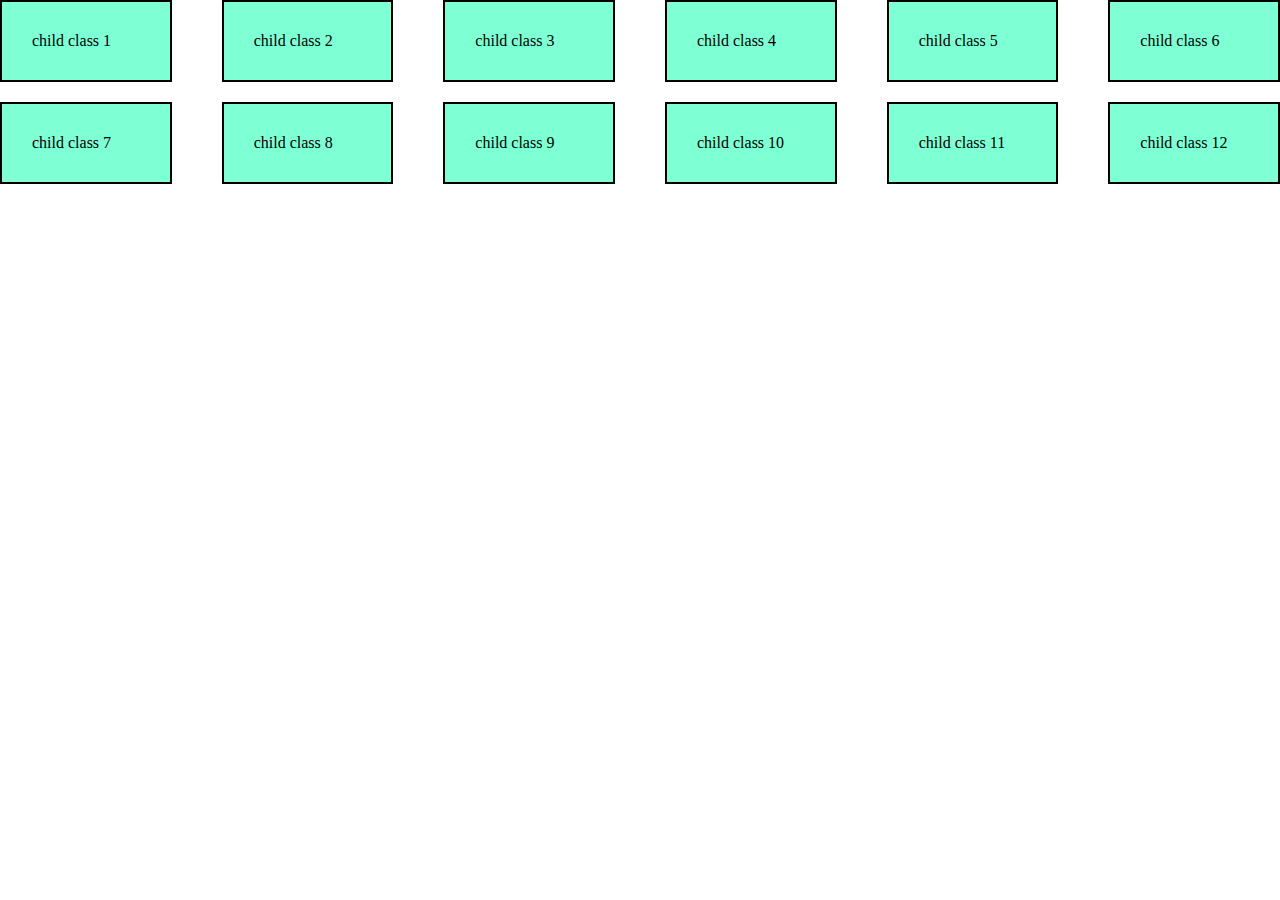
<file: Sec-1/cssgrid.html>
<!DOCTYPE html>
<html lang="en">
<head>
    <meta charset="UTF-8">
    <meta name="viewport" content="width=device-width, initial-scale=1.0">
    <title>CSSGrid</title>

    <style>

        *{
            margin: 0;
        }

        .child{
            padding: 30px;
            border: 2px solid black;
            background-color: aquamarine;
        }

        .parent{
            display: grid;
            /* grid-template-columns: 1fr 1fr 1fr 1fr 1fr; */
            grid-template-columns: repeat(6,1fr);
            /* repeat function makes you repeat the thing, 6 stands for number of times we have to repeat and next we write what we have to repeat */
            gap: 10px;
            row-gap: 20px;
            column-gap: 50px;
        }


    </style>


</head>
<body>
    

        <div class="parent">
            <div class="child">child class 1</div>
            <div class="child">child class 2</div>
            <div class="child">child class 3</div>
            <div class="child">child class 4</div>
            <div class="child">child class 5</div>
            <div class="child">child class 6</div>
            <div class="child">child class 7</div>
            <div class="child">child class 8</div>
            <div class="child">child class 9</div>
            <div class="child">child class 10</div>
            <div class="child">child class 11</div>
            <div class="child">child class 12</div>
        </div>



</body>
</html>
</file>
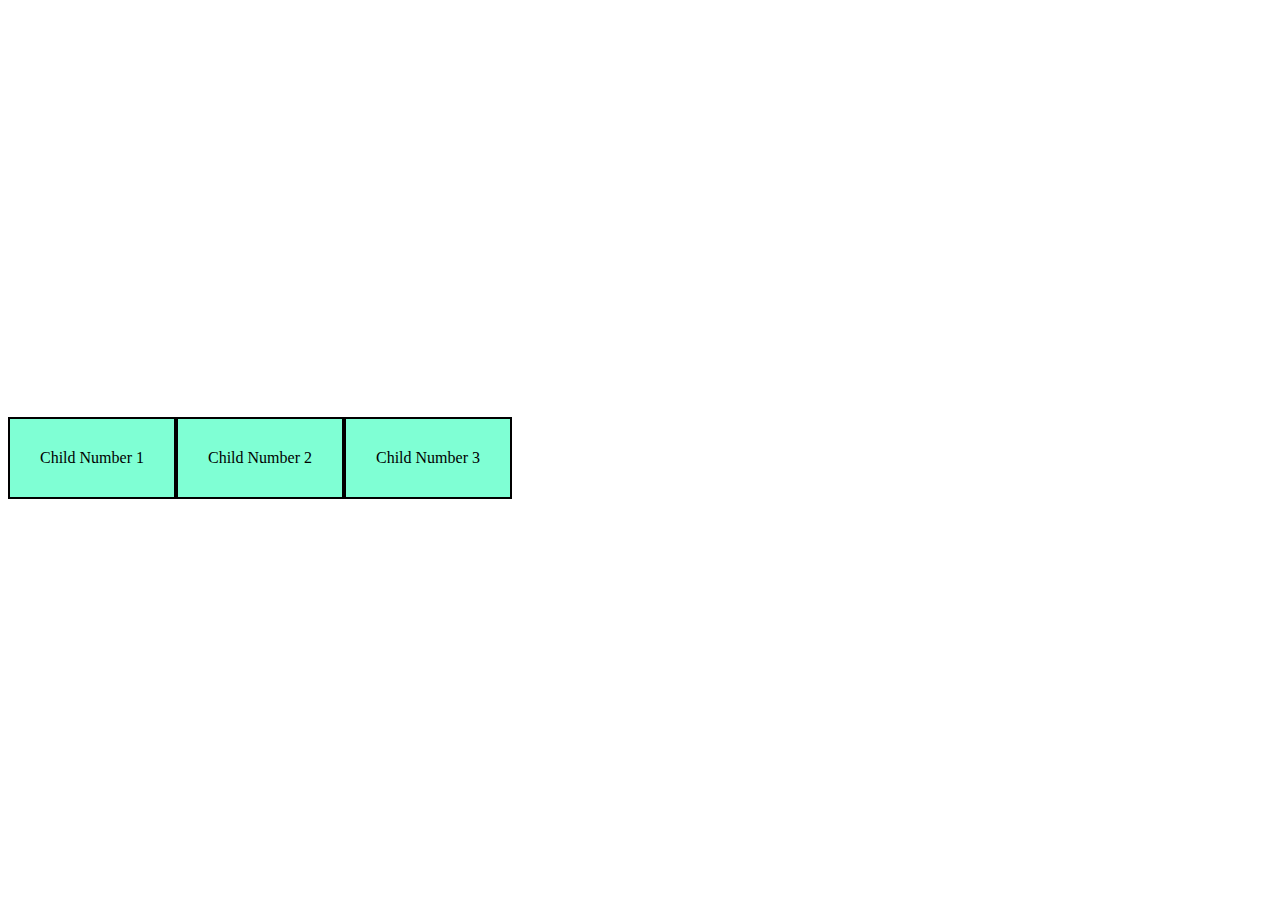
<file: Sec-1/flex.html>
<!DOCTYPE html>
<html lang="en">
<head>
    <meta charset="UTF-8">
    <meta name="viewport" content="width=device-width, initial-scale=1.0">
    <title>FlexBox</title>

    <style>


.child{
    padding: 30px;
    border: 2px solid black;
    background-color: aquamarine;
}

.parent{
    display: flex;
    /* flex-direction: column-reverse; */

    justify-content: flex-start;     
    /* for primary axis (x-axis) */


    align-items: center;
    /* for secondary axis (y-axis) */

    /* align-items: stretch; */

    height: 100vh;

    /* justify-content: space-evenly; */


    
}

    </style>
</head>
<body>
    

    <div class="parent">
        <div class="child">Child Number 1</div>
        <div class="child">Child Number 2</div>
        <div class="child">Child Number 3</div>
    </div>



</body>
</html>
</file>
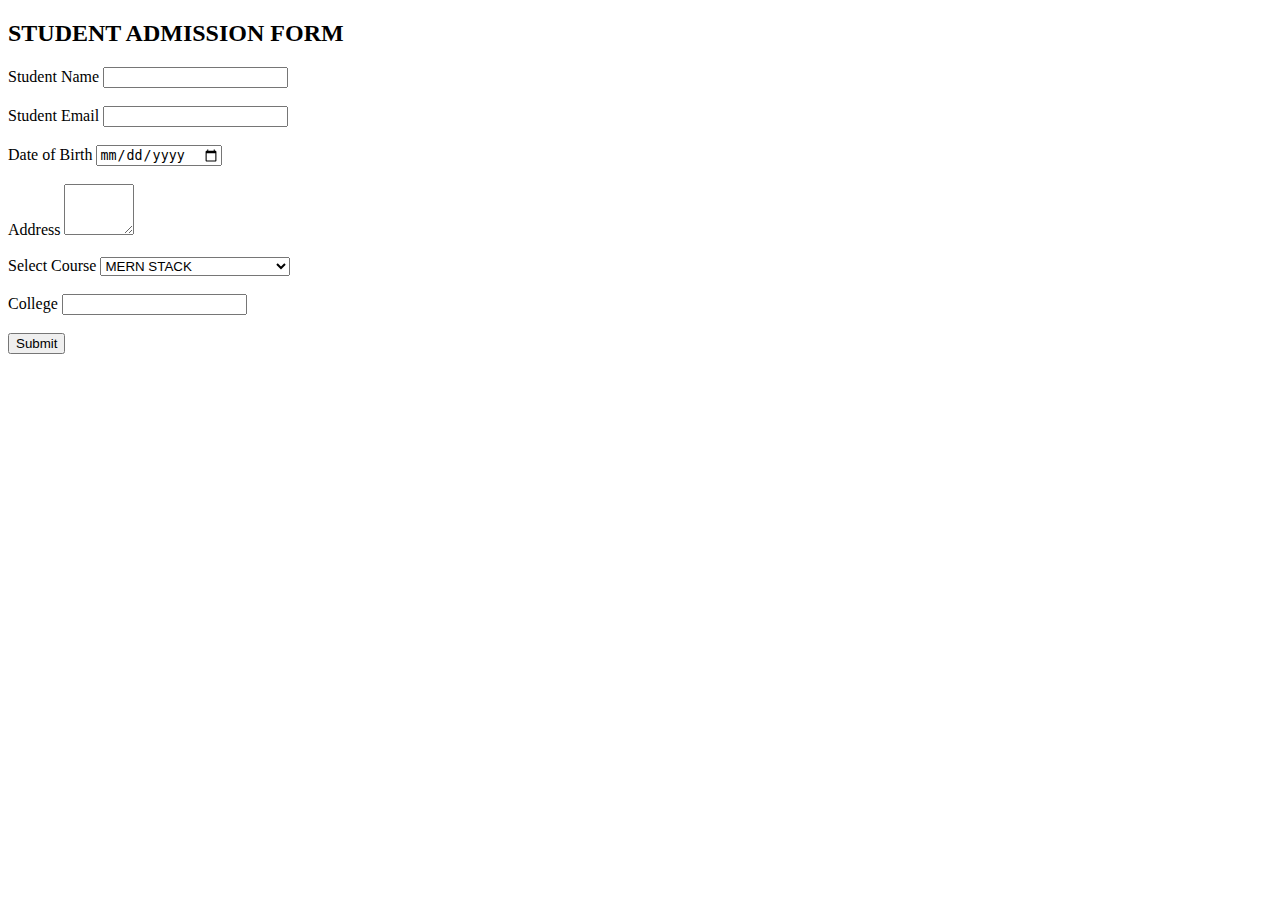
<file: Sec-1/forms.html>
<!DOCTYPE html>
<html lang="en">
<head>
    <meta charset="UTF-8">
    <meta name="viewport" content="width=device-width, initial-scale=1.0">
    <title>FORM</title>
</head>
<body>
    
    <h2>STUDENT ADMISSION FORM</h2>

    <form action="">

        <label for="">Student Name</label>
        <input type="text" required minlength="4" maxlength="12">
        <br>
        <br>
        <label for="stu-email">Student Email</label>
        <input id="stu-email" type="email" required>     
        <!-- jo id hogi ussi ko label 'for' lenge     -->
        <br>
        <br>

        <label for="">Date of Birth</label>
        <input type="date" required >

        <br>
        <br>

        <label for="address">Address</label>
        <textarea id="address" rows="3" cols="6"></textarea>
        <br>
        <br>

        <label for="">Select Course</label>
        <select name="" id="">
            <option value="">MERN STACK</option>
            <option value="">DATA SCIENCE</option>
            <option value="">ARTIfICIAL INTELLIGENCE</option>
            
            <!-- alt+shift+down for copying -->
             <!-- ctrl+d select all the values of same Name
            alt+hold gives u multiple cursor -->
        </select>

        <br><br>

        <label for="">College</label>
        <input type="text" list="college">

        <datalist id="college">
            <option value="" >BBD</option>
            <option >AMITY</option>
            <option >DGI</option>
            <option >SRM</option>
        </datalist>
        <br><br>

        <button>Submit</button>

    </form>


</body>
</html>
</file>
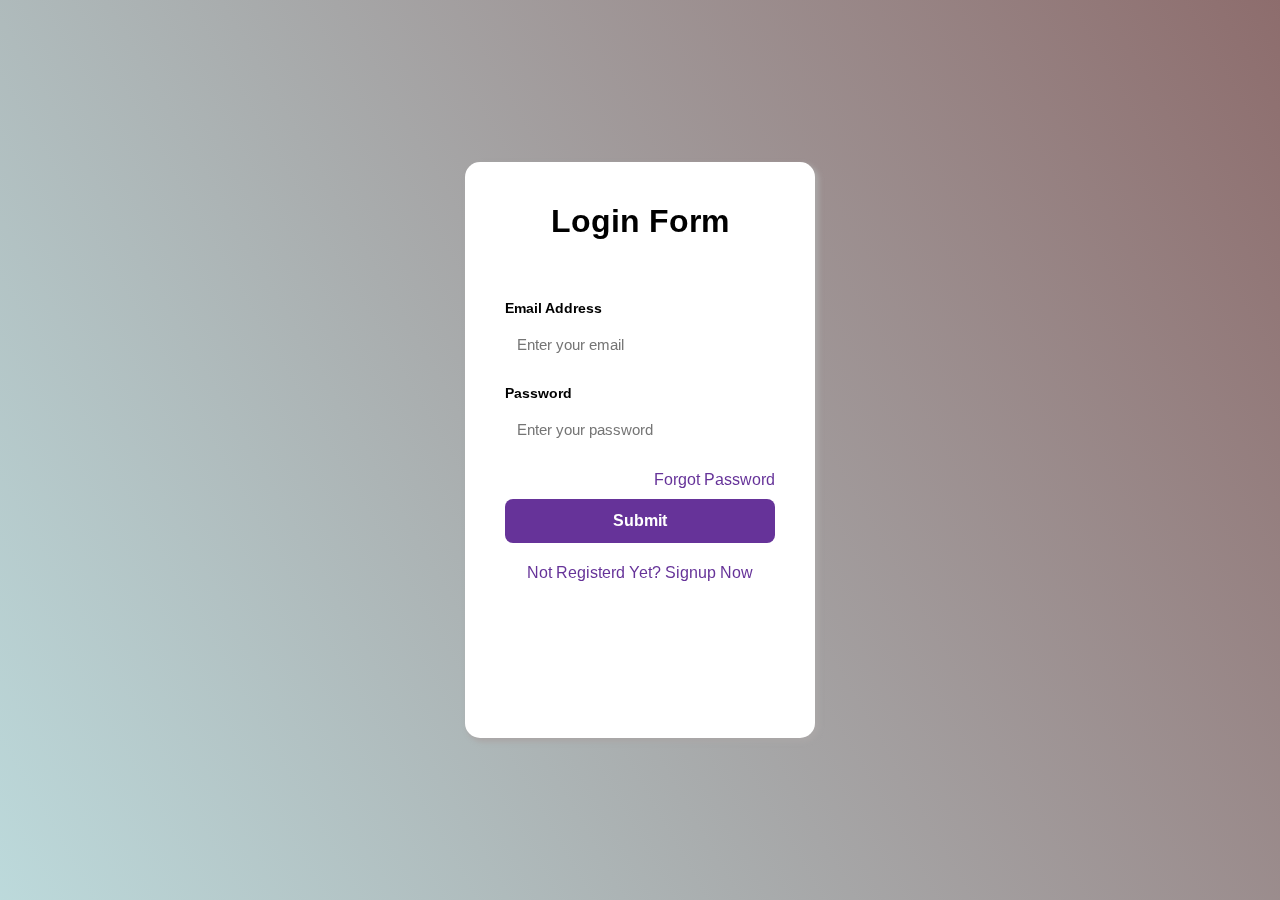
<file: Sec-1/logins.html>
<!DOCTYPE html>
<html lang="en">
<head>
    <meta charset="UTF-8">
    <meta name="viewport" content="width=device-width, initial-scale=1.0">
    <title>Login Page</title>

    <style>
        * {
            margin: 0;
            padding: 0;
            box-sizing: border-box;
            font-family: "Arimo", sans-serif;
        }

        body {
            height: 100vh;
            display: flex;
            justify-content: center;
            align-items: center;
            background: linear-gradient(300deg, #628377, #d0f6f0);
            background-image: linear-gradient(60deg, rgb(202, 187, 187), rgb(221, 135, 135)) ;
            background-image: url("https://wallpapershome.com/images/pages/ico_h/27137.jpg");
            background-size: cover;

            background-image:linear-gradient(60deg, rgba(50, 140, 145, 0.325), rgba(93, 47, 47, 0.703)),
                              url("https://wallpapershome.com/images/pages/ico_h/27137.jpg")  ;
        }

        .card {
            width: 350px;
            height: 64vh;
            padding: 40px;
            border-radius: 15px;
            background: rgb(255, 255, 255);
            backdrop-filter: blur(10px);
            box-shadow: 3px 3px 5px 1px rgb(170, 167, 167);
            color: black;
            animation: fadeIn 0.7s ease-in-out;
            box-sizing: border-box;
        }

        .card:hover{
            background-color: rgb(212, 206, 206);
            border-image: linear-gradient(45deg,#ff0000,#ff7300,#fffb00,#48ff00,#00ffd5,#002bff);
        }


        .form-title {
            text-align: center;
            font-size: 32px;
            font-weight: 600;
            margin-bottom: 60px;
        }

        label {
            display: block;
            font-size: 14px;
            margin-bottom: 8px;
            font-weight: bold;
        }

        .text-input {
            width: 100%;
            padding: 12px;
            border-radius: 8px;
            border: none;
            outline: none;
            font-size: 15px;
            margin-bottom: 20px;
            box-sizing: border-box;
        }

        .text-input:focus {
            box-shadow: 0 0 5px rgba(135, 135, 135, 0.9);
        }

        .btn-submit {
            background-color: rebeccapurple;
            color: white;
            width: 100%;
            padding: 12px;
            font-size: 16px;
            border: none;
            border-radius: 8px;
            font-weight: bold;
            cursor: pointer;
            transition: 0.3s;
        }

        .btn-submit:hover {
            background: #6e6b6b;
        }

        .button {
            text-align: center;
        }

        .link{
            color: rebeccapurple;
            text-decoration: none;
            display: block;
        }

        .reset-link{
            margin-bottom: 10px;
            text-align: right
        }

        .signup-link{
            text-align: center;
            margin-top: 20px;
        }
    </style>

    <link rel="preconnect" href="https://fonts.googleapis.com">
    <link rel="preconnect" href="https://fonts.gstatic.com" crossorigin>
    <link href="https://fonts.googleapis.com/css2?family=Arimo:wght@400;600;700&display=swap" rel="stylesheet">
</head>

<body>

    <div class="card">
        <h2 class="form-title">Login Form</h2>

        <form>
            

            <label>Email Address</label>
            <input type="email" class="text-input" placeholder="Enter your email">

            <label>Password</label>
            <input type="password" class="text-input" placeholder="Enter your password">

            <a href="#" class="link reset-link">Forgot Password</a>

            <button class="btn-submit">Submit</button>

            <a href="#" class="link signup-link">Not Registerd Yet? Signup Now</a>
        </form>
    </div>

</body>
</html>
</file>
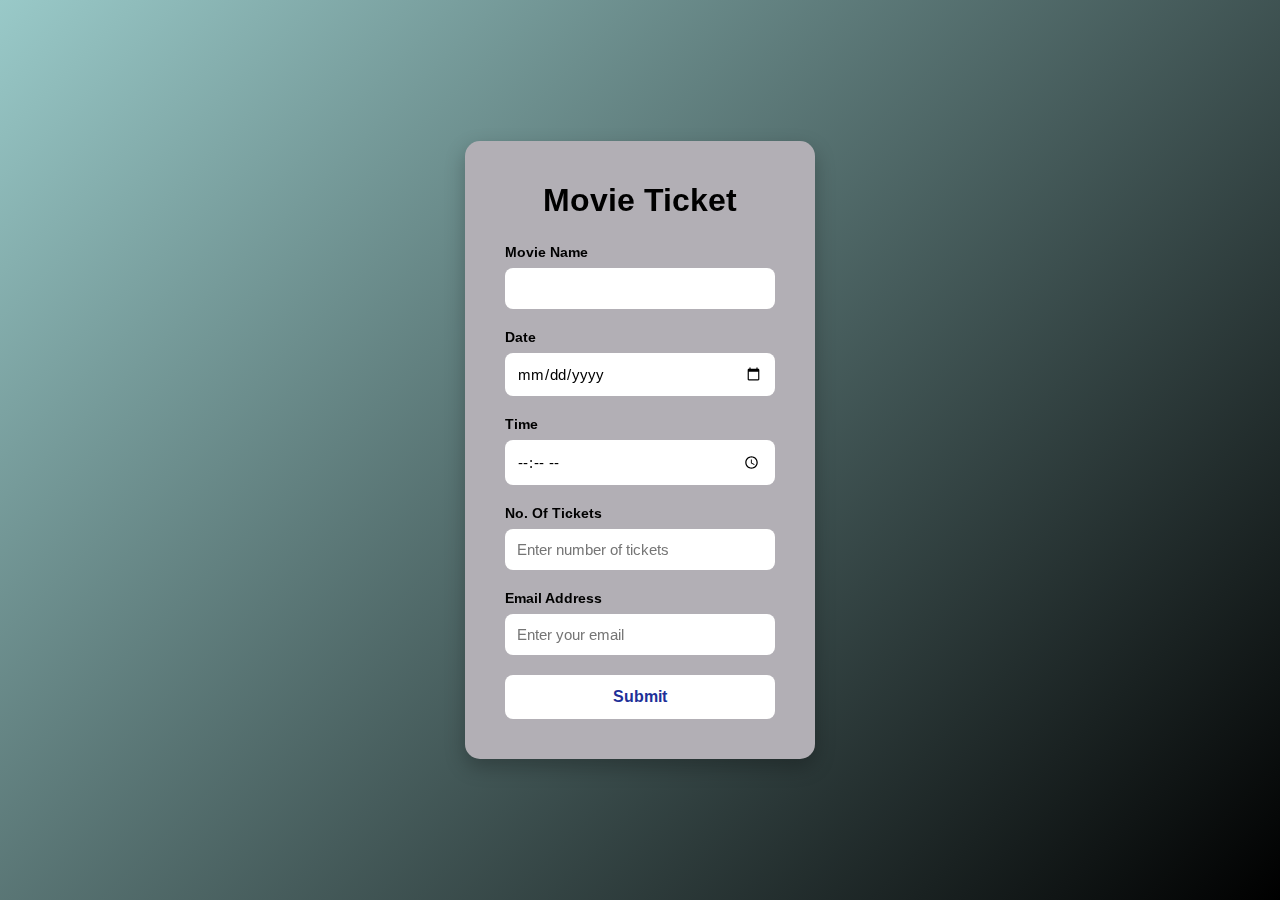
<file: Sec-1/movie.html>
<!DOCTYPE html>
<html lang="en">
<head>
    <meta charset="UTF-8">
    <meta name="viewport" content="width=device-width, initial-scale=1.0">
    <title>Movie Booking</title>

    <style>
        * {
            margin: 0;
            padding: 0;
            box-sizing: border-box;
            font-family: "Arimo", sans-serif;
        }

        body {
            height: 100vh;
            display: flex;
            justify-content: center;
            align-items: center;
            background: linear-gradient(135deg, #99c9c8, #000000);
        }

        .card {
            width: 350px;
            padding: 40px;
            border-radius: 15px;
            background: rgb(178, 175, 181);
            backdrop-filter: blur(10px);
            box-shadow: 0px 8px 20px rgba(0, 0, 0, 0.25);
            color: rgb(0, 0, 0);
            animation: fadeIn 0.7s ease-in-out;
        }

        .card:hover{
            background-color: rgba(170, 162, 162, 0.867);
            border-image: linear-gradient(45deg,#ff0000,#ff7300,#fffb00,#48ff00,#00ffd5,#002bff);
        }


        .form-title {
            text-align: center;
            font-size: 32px;
            font-weight: 600;
            margin-bottom: 25px;
        }

        label {
            display: block;
            font-size: 14px;
            margin-bottom: 8px;
            font-weight: 700;
        }

        .text-input {
            width: 100%;
            padding: 12px;
            border-radius: 8px;
            border: none;
            outline: none;
            font-size: 15px;
            
            margin-bottom: 20px;
        }

        .text-input:focus {
            box-shadow: 0 0 5px rgba(255, 255, 255, 0.9);
        }

        .btn-submit {
            width: 100%;
            padding: 12px;
            font-size: 16px;
            border: none;
            border-radius: 8px;
            background: white;
            color: #1e3098;
            font-weight: bold;
            cursor: pointer;
            transition: 0.3s;
        }

        .btn-submit:hover {
            background: #e3e3e3;
        }

        .button {
            text-align: center;
        }
    </style>

    <link rel="preconnect" href="https://fonts.googleapis.com">
    <link rel="preconnect" href="https://fonts.gstatic.com" crossorigin>
    <link href="https://fonts.googleapis.com/css2?family=Arimo:wght@400;600;700&display=swap" rel="stylesheet">
</head>

<body>

    <div class="card">
        <h2 class="form-title">Movie Ticket</h2>

        <form>
            <label>Movie Name</label>
            <input type="text" class="text-input" placeholder="">

            <label>Date</label>
            <input type="date" class="text-input" placeholder="Select Date">

            <label>Time</label>
            <input type="time" class="text-input" placeholder="Select Time">

             <label>No. Of Tickets</label>
            <input type="number" class="text-input" placeholder="Enter number of tickets">
    

            <label>Email Address</label>
            <input type="email" class="text-input" placeholder="Enter your email">

           

            <button class="btn-submit">Submit</button>
        </form>
    </div>

</body>
</html>
</file>
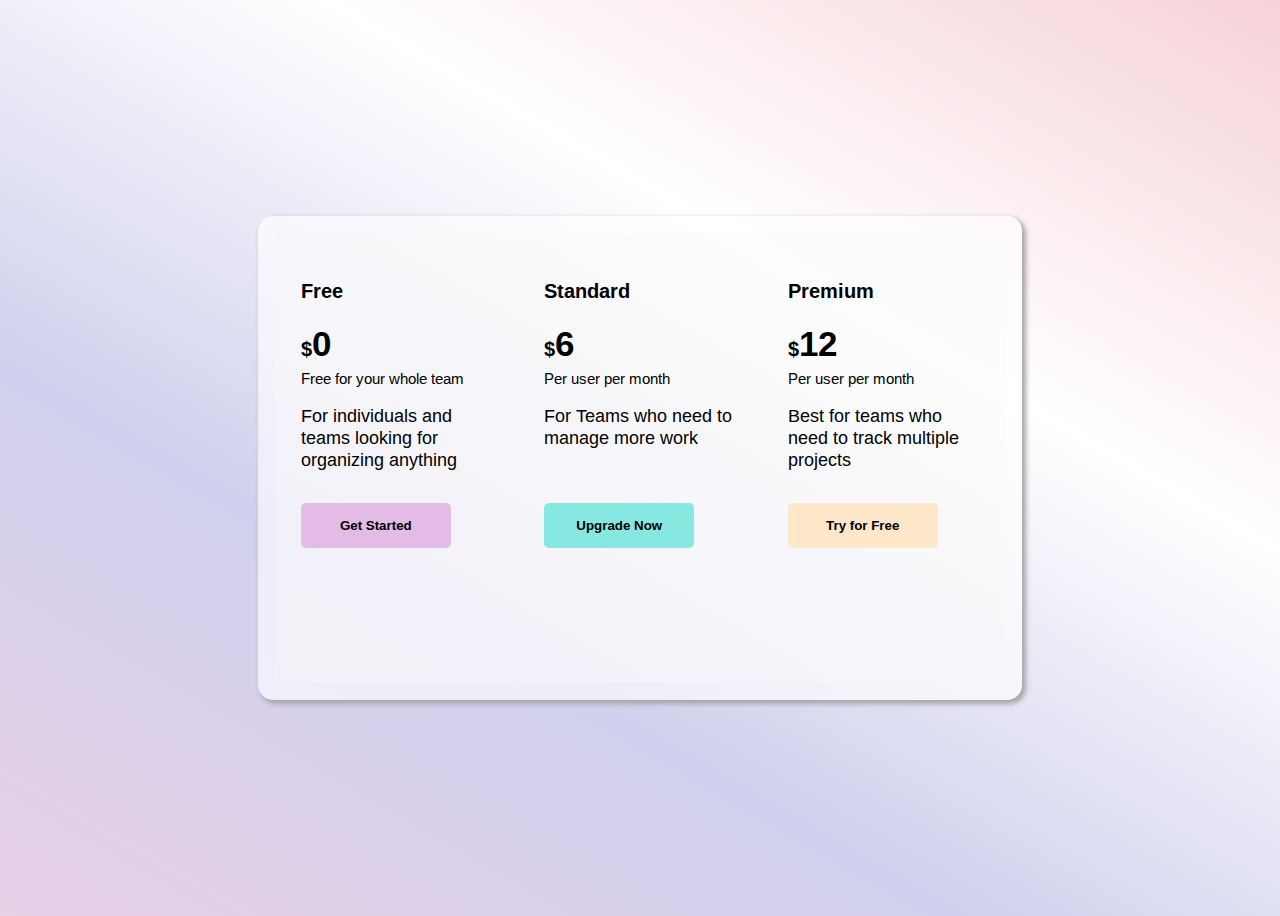
<file: Sec-1/pricingcard.html>
<!DOCTYPE html>
<html lang="en">
<head>
    <meta charset="UTF-8">
    <meta name="viewport" content="width=device-width, initial-scale=1.0">
    <title>Pricing Card</title>

    <link rel="preconnect" href="https://fonts.googleapis.com">
    <link rel="preconnect" href="https://fonts.gstatic.com" crossorigin>
    <link href="https://fonts.googleapis.com/css2?family=Arimo:ital,wght@0,400..700;1,400..700&family=Stack+Sans+Text:wght@200..700&display=swap" rel="stylesheet">


    <style>


    body{
        display: flex;
        justify-content: center;
        align-items: center;
        height: 100vh;
        background-image: linear-gradient(210deg,rgba(241, 187, 196, 0.66), rgba(255, 255, 255, 0.664),rgba(158, 158, 219, 0.486),rgba(211, 171, 211, 0.541));
        font-family: 'Arimo';
    }

    .card{
        
        background-color: rgba(255, 255, 255, 0.628);
        box-shadow: 3px 3px 5px 1px rgb(170, 167, 167);
        width: 60%;
        border: rgba(255, 255, 255, 0) solid;
        border-radius: 15px;
        /* height: 60vh; */
    }

    .offer:hover{
        background-color: rgba(255, 255, 255, 0.776);

    }
    
    .content{
        margin: 10px;
        border: 1px;
        border-radius: 10px;
        padding: 4px;
         display: grid;
        /* grid-template-columns: repeat(3, 320px); */
        grid-template-columns: 1fr 1fr 1fr;
        height: 50vh;
        /* border: 1px solid black; */
    }

    .offer{
        border: 1px solid rgba(255, 255, 255, 0);
        border-radius: 5px;
        text-align: left;
        padding: 25px;
        background-color: rgba(250, 250, 249, 0.315);
    }

    .heading{
        font-size: 20px;
        font-weight: bold;
    }

    .dollar{
        font-size: 20px;
        font-weight: bolder;
       
    }
    .price{
        font-size: 35px;
        font-weight: bolder;
    }
    .prices{
        margin-bottom: 0;
        padding: 0;
    }

    .price-sub{
        margin-top:4px;
        padding: 0;
        font-size: 15px;

    }

    .description{
        font-size: 18px;
        font-weight: 500;
        height: 80px;
    }

    button{
        /* align-items: center;
        justify-content: center; */
        text-align: center;
        height: 45px;
        width: 150px;
        border-radius: 5px;
        border: none;
        font-weight: bold;
    }

    button:hover{
            box-shadow: 3px 3px 5px 1px rgb(170, 167, 167);
            background-color: var(--hover-color);

    }

    /* .btn-free{
        background-color: rgba(221, 160, 221, 0.687);
    }
    .btn-stan{
        background-color: rgba(64, 224, 208, 0.612);
    }
    .btn-pre{
        background-color: rgb(255, 232, 201);
    } */

    .btn-free { 
    background-color: rgba(221, 160, 221, 0.687);
    --hover-color: rgba(221, 160, 221, 1);
    }

    .btn-stan { 
        background-color: rgba(64, 224, 208, 0.612);
        --hover-color: rgba(64, 224, 208, 1);
    }

    .btn-pre { 
        background-color: rgb(255, 232, 201);
        --hover-color: rgb(255, 200, 150);
    }





    </style>



</head>
<body>
    

    <div class="card">
        <div class="content">

            <div class="free offer">
                <p class="heading">Free</p>
                <p class="prices"> <span class="dollar">$</span><span class="price">0</p>
                <p class="price-sub">Free for your whole team</p>
                <p class="description">For individuals and teams looking for organizing anything</p>
                <button class="btn btn-free">Get Started</button>
            </div>

            <div class="standard offer">
                <p class="heading">Standard</p>
                <p class="prices"> <span class="dollar">$</span><span class="price">6</p>
                <p class="price-sub">Per user per month</p>
                <p class="description">For Teams who need to manage more work </p>
                <button class="btn btn-stan">Upgrade Now</button>

            </div>

            <div class="premium offer">
                <p class="heading">Premium</p>
                <p class="prices"> <span class="dollar">$</span><span class="price">12</p>
                <p class="price-sub">Per user per month</p>
                <p class="description">Best for teams who need to track multiple projects</p>
                <button class="btn btn-pre">Try for Free</button>

            </div>
        </div>
    </div>
    
</body>
</html>
</file>
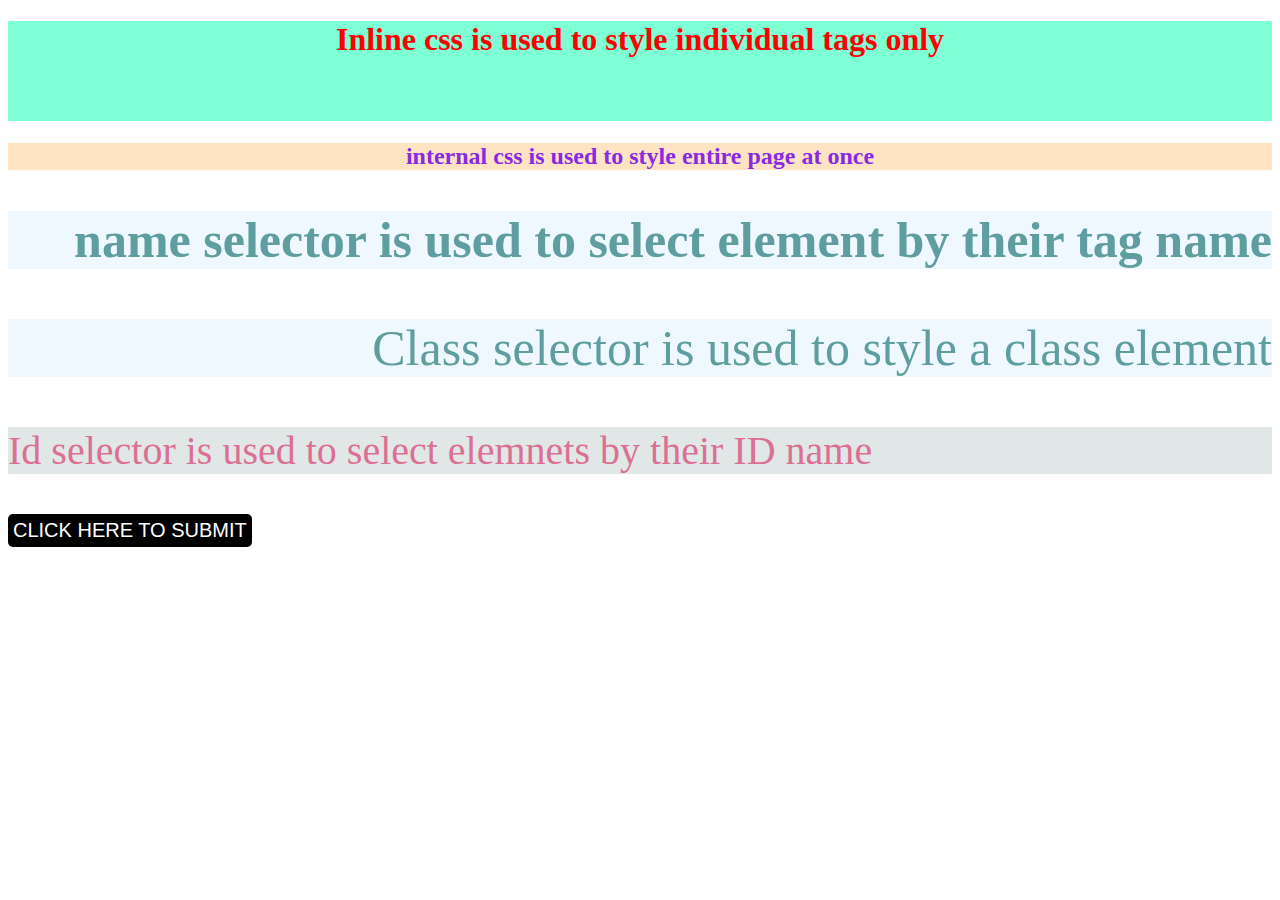
<file: Sec-1/usingcss.html>
<!DOCTYPE html>
<html lang="en">
<head>
    <meta charset="UTF-8">
    <meta name="viewport" content="width=device-width, initial-scale=1.0">
    <title>Document</title>

    <style>
        h2{
            color: blueviolet;
            text-align: center;
            background-color: bisque;
        }

        .class{
            color: cadetblue;
            text-align: right;
            background-color:aliceblue;
            font-size: 50px;
            cursor:pointer;
        }

        #myId{
            text-align: left;
            font-size: 40px;
            color: palevioletred;
            background-color: rgb(225, 231, 231);
        }
    </style>

    <link rel="stylesheet" href="style.css">

</head>
<body>
    
    <h1 style="color: red; height: 100px; background-color: aquamarine; text-align: center;">Inline css is used to style individual tags only</h1>

    <h2>internal css is used to style entire page at once</h2>

    <h2 class="class">name selector is used to select element by their tag name </h2>

    <p class="class">Class selector is used to style a class element</p>

    <p id="myId">Id selector is used to select elemnets by their ID name</p>

    <button class="btn">CLICK HERE TO SUBMIT</button>
    

</body>
</html>
</file>
<file: Sec-1/style.css>
.video{
    height: 350px;
    width: 700px;
    border: solid;
    border-color: black;
}

/* body{
    background-color: rgb(88, 85, 85);
} */

.btn{
    background-color: black;
    color: white;
    padding: 5px;
    border-radius: 5px;
    border: none;
    font-size: 20px;
}
.btn:hover{
    background-color: rgb(87, 82, 75);
}
</file>
